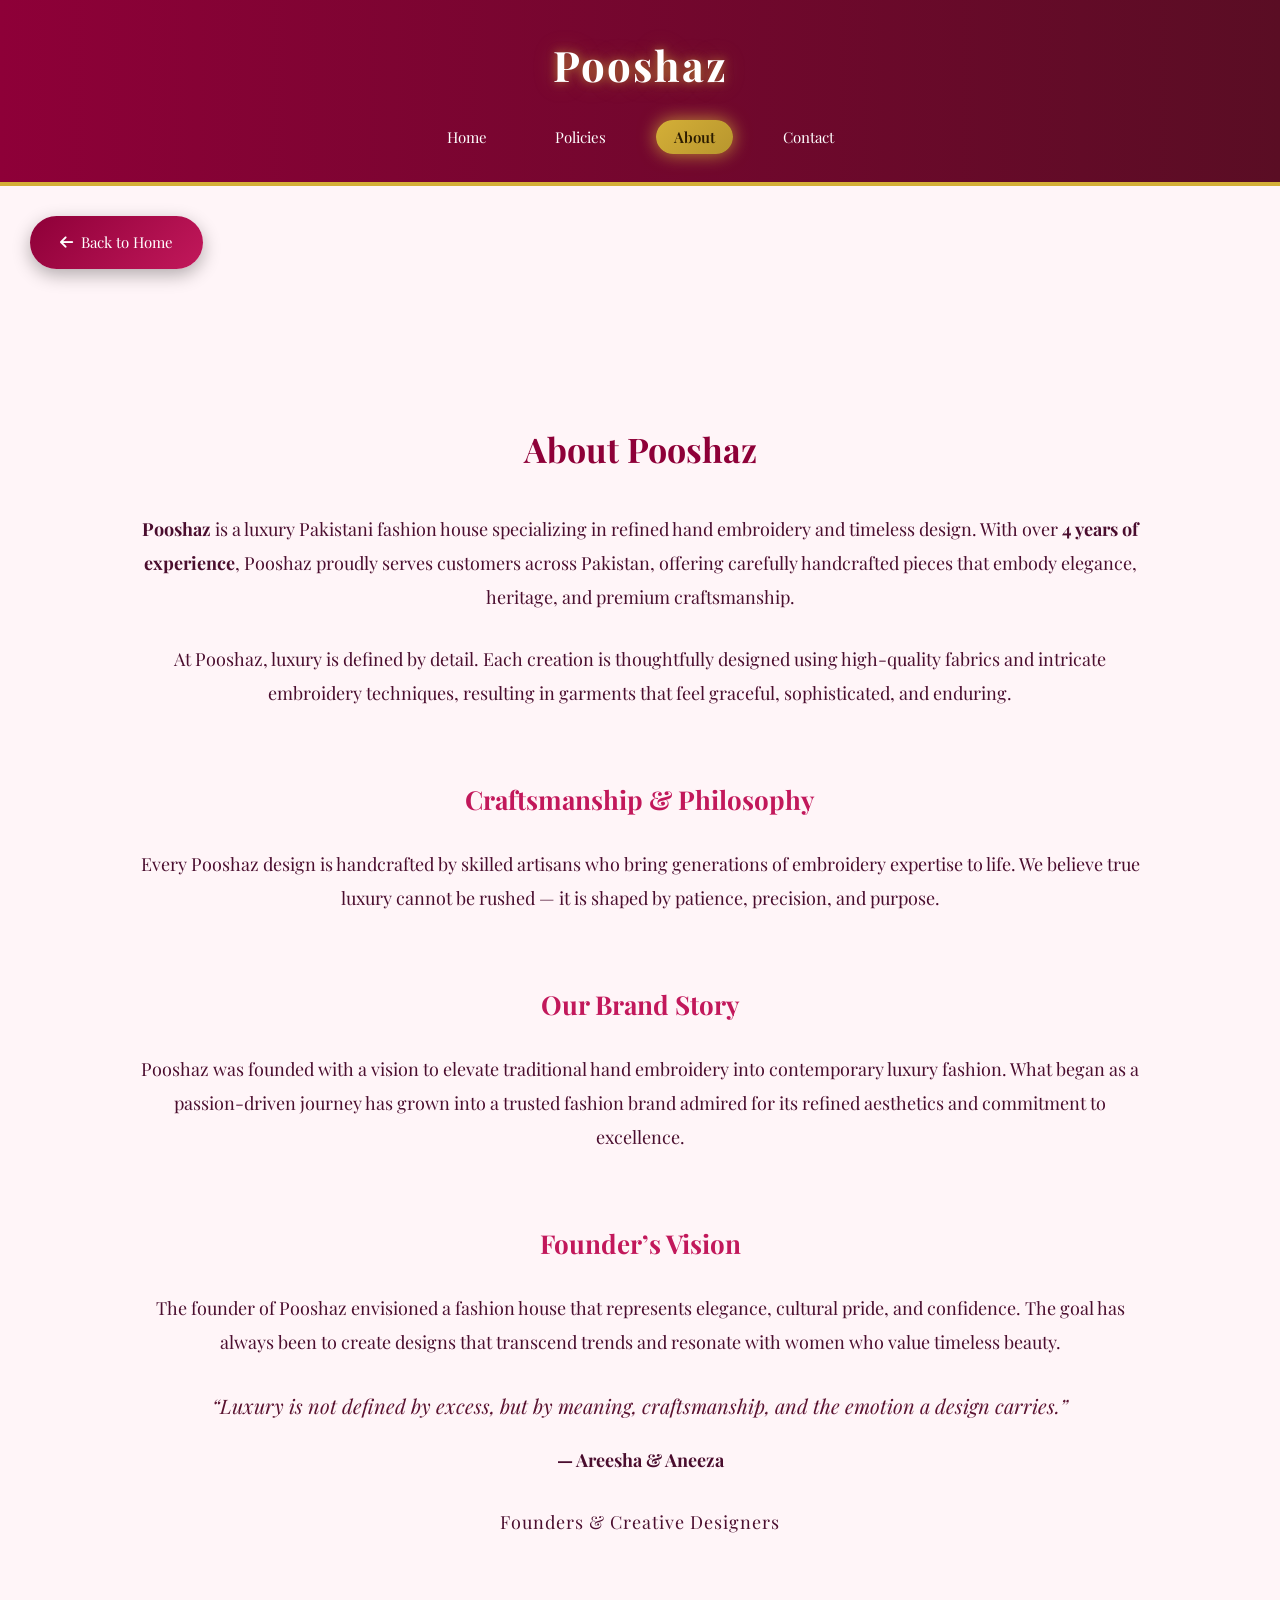
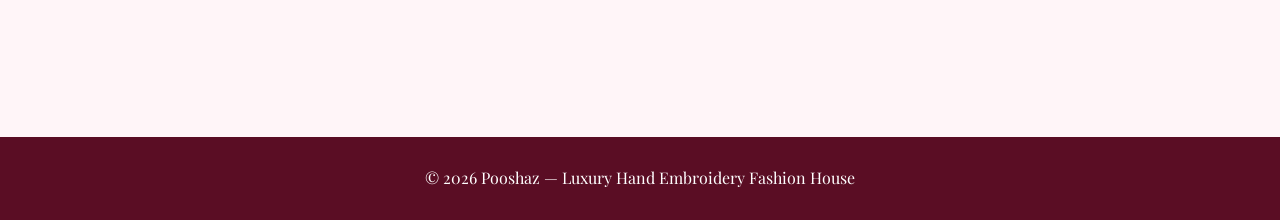
<file: about.html>
<!DOCTYPE html>
<html lang="en">
<head>
<link rel="stylesheet" href="assets/css/style.css">
<meta charset="UTF-8">
<meta name="viewport" content="width=device-width, initial-scale=1.0">

<title>About Pooshaz | Luxury Hand Embroidery Fashion House Pakistan</title>

<!-- 🔍 SEO META -->
<meta name="description" content="Learn about Pooshaz – a luxury Pakistani fashion house specializing in handcrafted embroidery with 4+ years of experience. Timeless elegance and premium craftsmanship.">
<meta name="keywords" content="Pooshaz, About Pooshaz, Luxury Pakistani Fashion Brand, Hand Embroidery Pakistan, Designer Dresses, Bridal Wear, Premium Clothing">
<meta name="author" content="Pooshaz Fashion House">
<meta name="robots" content="index, follow">

<!-- 🌐 Open Graph -->
<meta property="og:title" content="About Pooshaz | Luxury Hand Embroidery Fashion House">
<meta property="og:description" content="Pooshaz is a luxury Pakistani fashion house known for handcrafted embroidery and timeless design.">
<meta property="og:type" content="website">
<meta property="og:image" content="logo.png">
<meta property="og:url" content="https://yourwebsite.com/about">

<!-- 🐦 Twitter -->
<meta name="twitter:card" content="summary_large_image">
<meta name="twitter:title" content="About Pooshaz | Luxury Fashion House">
<meta name="twitter:description" content="Discover the story behind Pooshaz – elegance, craftsmanship, and heritage.">

<!-- 📊 STRUCTURED DATA -->
<script type="application/ld+json">
{
  "@context": "https://schema.org",
  "@type": "Organization",
  "name": "Pooshaz",
  "description": "Luxury Pakistani fashion house specializing in handcrafted embroidery.",
  "founders": [
    {
      "@type": "Person",
      "name": "Areesha"
    },
    {
      "@type": "Person",
      "name": "Aneeza"
    }
  ],
  "foundingLocation": {
    "@type": "Place",
    "address": {
      "@type": "PostalAddress",
      "addressCountry": "Pakistan"
    }
  }
}
</script>

<link href="https://fonts.googleapis.com/css2?family=Playfair+Display:wght@500;600;700&display=swap" rel="stylesheet">
<link rel="stylesheet" href="https://cdnjs.cloudflare.com/ajax/libs/font-awesome/6.5.1/css/all.min.css"/>

<style>
:root{
  --deep:#8e0038;
  --gold:#d4af37;
  --dark:#5a0d24;
  --bg:#fff5f8;
}
.founder-names {
  font-weight: bold;
  font-size: 21px;
}
.founder-role {
  font-size: 15px;
  letter-spacing: 1px;
  color: #555;
}
body{
  margin:0;
  font-family:'Playfair Display', serif;
  background:var(--bg);
  color:#3b0a1f;
  line-height:1.9;
}

/* HEADER */
header{
  background:linear-gradient(90deg,var(--deep),var(--dark));
  padding:26px 30px 30px;
  text-align:center;
  border-bottom:4px solid var(--gold);
}
header h1{
  margin:0;
  font-size:42px;
  letter-spacing:2px;
  color:#fff;
  text-shadow:
    0 0 10px rgba(212,175,55,.6),
    0 0 22px rgba(212,175,55,.4);
}

/* NAV */
nav{margin-top:16px}
nav a{
  color:#fff;
  text-decoration:none;
  margin:0 14px;
  padding:7px 18px;
  border-radius:22px;
  font-size:15px;
  transition:.35s;
}
nav a:hover,
nav a.active{
  background:linear-gradient(135deg,var(--gold),#b8962e);
  color:#2b1b00;
  box-shadow:0 0 18px rgba(212,175,55,.8);
  font-weight:600;
}

/* BACK BUTTON */
.back-btn{
  display:inline-flex;
  align-items:center;
  gap:8px;
  margin:30px;
  padding:12px 30px;
  background:linear-gradient(135deg,var(--deep),#c2185b);
  color:#fff;
  text-decoration:none;
  border-radius:40px;
  font-size:15px;
  box-shadow:0 6px 18px rgba(0,0,0,.3);
  transition:.35s;
}
.back-btn:hover{
  background:linear-gradient(135deg,var(--gold),#b8962e);
  color:#2b1b00;
  transform:translateY(-4px) scale(1.05);
  box-shadow:0 0 26px rgba(212,175,55,.8);
}

/* SECTION */
.section{
  padding:90px 40px;
  max-width:1100px;
  margin:auto;
  text-align:center;
}
.section h2{
  font-size:34px;
  margin-bottom:30px;
  color:var(--deep);
}
.section h3{
  font-size:26px;
  margin-top:65px;
  margin-bottom:22px;
  color:#c2185b;
}
.section p{
  font-size:18px;
  margin-bottom:28px;
  color:#4a0d2e;
}

/* QUOTE */
.quote{
  font-style:italic;
  font-size:20px;
  color:#5a1230;
  margin-top:26px;
}

/* FOOTER */
footer{
  background:var(--dark);
  color:#fff;
  text-align:center;
  padding:26px;
  margin-top:80px;
}
</style>
</head>

<body>

<header>
  <h1>Pooshaz</h1>
  <nav>
    <a href="index.html">Home</a>
    <a href="terms.html">Policies</a>
    <a href="about.html" class="active">About</a>
    <a href="contact.html">Contact</a>
  </nav>
</header>

<a href="index.html" class="back-btn">
  <i class="fas fa-arrow-left"></i> Back to Home
</a>

<section class="section">

<h2>About Pooshaz</h2>

<p>
<strong>Pooshaz</strong> is a luxury Pakistani fashion house specializing in refined hand embroidery and timeless design.
With over <strong>4 years of experience</strong>, Pooshaz proudly serves customers across Pakistan, offering carefully handcrafted pieces that embody elegance, heritage, and premium craftsmanship.
</p>

<p>
At Pooshaz, luxury is defined by detail. Each creation is thoughtfully designed using high-quality fabrics and intricate embroidery techniques, resulting in garments that feel graceful, sophisticated, and enduring.
</p>

<h3>Craftsmanship & Philosophy</h3>

<p>
Every Pooshaz design is handcrafted by skilled artisans who bring generations of embroidery expertise to life.
We believe true luxury cannot be rushed — it is shaped by patience, precision, and purpose.
</p>

<h3>Our Brand Story</h3>

<p>
Pooshaz was founded with a vision to elevate traditional hand embroidery into contemporary luxury fashion.
What began as a passion-driven journey has grown into a trusted fashion brand admired for its refined aesthetics and commitment to excellence.
</p>

<h3>Founder’s Vision</h3>

<p>
The founder of Pooshaz envisioned a fashion house that represents elegance, cultural pride, and confidence.
The goal has always been to create designs that transcend trends and resonate with women who value timeless beauty.
</p>

<div class="quote">
“Luxury is not defined by excess, but by meaning, craftsmanship, and the emotion a design carries.”
</div>

<p class="founder-names">— Areesha & Aneeza</p>
<p class="founder-role">Founders & Creative Designers</p>

</section>

<footer>
© 2026 Pooshaz — Luxury Hand Embroidery Fashion House
</footer>

</body>
</html>
</file>
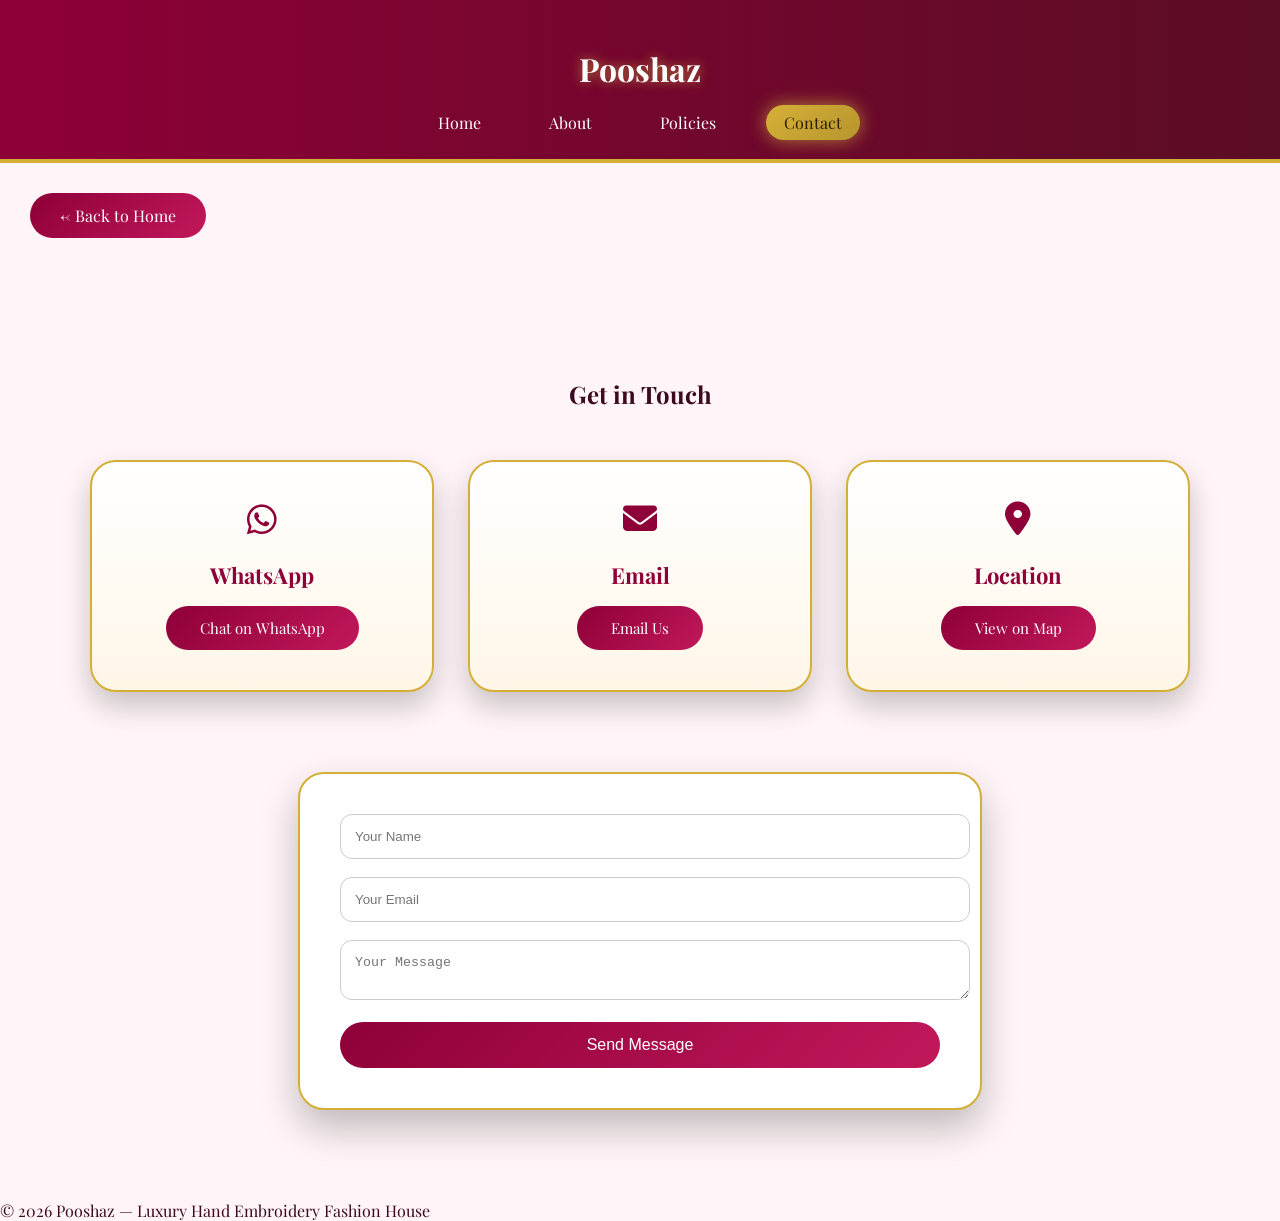
<file: contact.html>
<!DOCTYPE html>
<html lang="en">
<head>

<meta charset="UTF-8">
<meta name="viewport" content="width=device-width, initial-scale=1.0">
<title>Contact Pooshaz | Luxury Hand Embroidery Fashion House Pakistan</title>

<meta name="description" content="Contact Pooshaz — a luxury Pakistani fashion house specializing in handcrafted embroidery.">
<meta name="keywords" content="Contact Pooshaz, Pooshaz WhatsApp, luxury fashion Pakistan contact">
<meta name="author" content="Pooshaz">

<link rel="canonical" href="https://www.pooshaz.com/contact.html">

<link href="https://fonts.googleapis.com/css2?family=Playfair+Display:wght@500;600;700&display=swap" rel="stylesheet">
<link rel="stylesheet" href="https://cdnjs.cloudflare.com/ajax/libs/font-awesome/6.5.1/css/all.min.css"/>

<style>
:root{
  --deep:#8e0038;
  --dark:#5a0d24;
  --gold:#d4af37;
  --bg:#fff5f8;
}

body{
  margin:0;
  font-family:'Playfair Display', serif;
  background:var(--bg);
  color:#3b0a1f;
}

/* HEADER */
header{
  background:linear-gradient(90deg,var(--deep),var(--dark));
  padding:26px;
  text-align:center;
  border-bottom:4px solid var(--gold);
}
header h1{
  color:#fff;
  text-shadow:0 0 12px rgba(212,175,55,.7);
}

/* NAV */
nav a{
  color:#fff;
  margin:0 14px;
  text-decoration:none;
  padding:7px 18px;
  border-radius:22px;
  transition:.35s;
}
nav a.active,
nav a:hover{
  background:linear-gradient(135deg,var(--gold),#b8962e);
  color:#2b1b00;
  box-shadow:0 0 18px rgba(212,175,55,.7);
}

/* BACK */
.back-btn{
  display:inline-flex;
  margin:30px;
  padding:12px 30px;
  background:linear-gradient(135deg,var(--deep),#c2185b);
  color:#fff;
  border-radius:40px;
  text-decoration:none;
  transition:.35s;
}
.back-btn:hover{
  background:linear-gradient(135deg,var(--gold),#b8962e);
  color:#2b1b00;
  transform:translateY(-3px);
}

/* SECTION */
.section{
  padding:90px 40px;
  max-width:1100px;
  margin:auto;
  text-align:center;
}

/* CONTACT GRID */
.contact-grid{
  display:grid;
  grid-template-columns:repeat(auto-fit,minmax(260px,1fr));
  gap:34px;
  margin-top:50px;
}

/* ✨ STYLISH CARD */
.contact-box{
  background:linear-gradient(180deg,#fff,#fff6e8);
  padding:40px 30px;
  border-radius:26px;
  border:2px solid var(--gold);
  box-shadow:0 14px 30px rgba(0,0,0,.22);
  position:relative;
  overflow:hidden;
  transition:.4s ease;
}
.contact-box::before{
  content:"";
  position:absolute;
  inset:0;
  background:linear-gradient(120deg,transparent,rgba(212,175,55,.25),transparent);
  opacity:0;
  transition:.4s;
}
.contact-box:hover::before{
  opacity:1;
}
.contact-box:hover{
  transform:translateY(-10px) scale(1.03);
  box-shadow:
    0 0 25px rgba(212,175,55,.6),
    0 26px 45px rgba(0,0,0,.35);
}

/* ICON */
.contact-box i{
  font-size:34px;
  color:var(--deep);
  margin-bottom:14px;
}

/* TITLE */
.contact-box h3{
  font-size:22px;
  margin:10px 0 16px;
  color:var(--deep);
}

/* BUTTON */
.contact-box a{
  display:inline-block;
  padding:12px 34px;
  background:linear-gradient(135deg,var(--deep),#c2185b);
  color:#fff;
  border-radius:35px;
  text-decoration:none;
  font-size:15px;
  transition:.35s;
}
.contact-box a:hover{
  background:linear-gradient(135deg,var(--gold),#b8962e);
  color:#2b1b00;
  box-shadow:0 0 20px rgba(212,175,55,.8);
}

/* FORM */
form{
  max-width:600px;
  margin:80px auto 0;
  background:#fff;
  padding:40px;
  border-radius:26px;
  border:2px solid var(--gold);
  box-shadow:0 18px 38px rgba(0,0,0,.25);
}
form input, form textarea{
  width:100%;
  padding:14px;
  margin-bottom:18px;
  border-radius:12px;
  border:1px solid #ccc;
}

/* SEND BUTTON */
form button{
  width:100%;
  padding:14px;
  background:linear-gradient(135deg,var(--deep),#c2185b);
  color:#fff;
  border:none;
  border-radius:30px;
  font-size:16px;
  cursor:pointer;
  transition:.35s;
}
form button:hover{
  background:linear-gradient(135deg,var(--gold),#b8962e);
  color:#2b1b00;
  transform:translateY(-3px) scale(1.04);
  box-shadow:0 0 22px rgba(212,175,55,.8);
}
</style>
</head>

<body>

<header>
  <h1>Pooshaz</h1>
  <nav>
    <a href="index.html">Home</a>
    <a href="about.html">About</a>
    <a href="terms.html">Policies</a>
    <a href="contact.html" class="active">Contact</a>
  </nav>
</header>

<a href="index.html" class="back-btn">← Back to Home</a>

<section class="section">

<h2>Get in Touch</h2>

<div class="contact-grid">

  <div class="contact-box">
    <i class="fab fa-whatsapp"></i>
    <h3>WhatsApp</h3>
    <a href="https://wa.me/923065354885">Chat on WhatsApp</a>
  </div>

  <div class="contact-box">
    <i class="fas fa-envelope"></i>
    <h3>Email</h3>
    <a href="mailto:areeshamalik825@gmail.com">Email Us</a>
  </div>

  <div class="contact-box">
    <i class="fas fa-map-marker-alt"></i>
    <h3>Location</h3>
    <a href="https://www.google.com/maps/place/W9F6%2B735,+Shahpur+Ubbha,+Pakistan">View on Map</a>
  </div>

</div>

<form action="mailto:areeshamalik825@gmail.com" method="post" enctype="text/plain">
  <input type="text" name="Name" placeholder="Your Name" required>
  <input type="email" name="Email" placeholder="Your Email" required>
  <textarea name="Message" placeholder="Your Message" required></textarea>
  <button type="submit">Send Message</button>
</form>

</section>

<footer>
© 2026 Pooshaz — Luxury Hand Embroidery Fashion House
</footer>

</body>
</html>
</file>
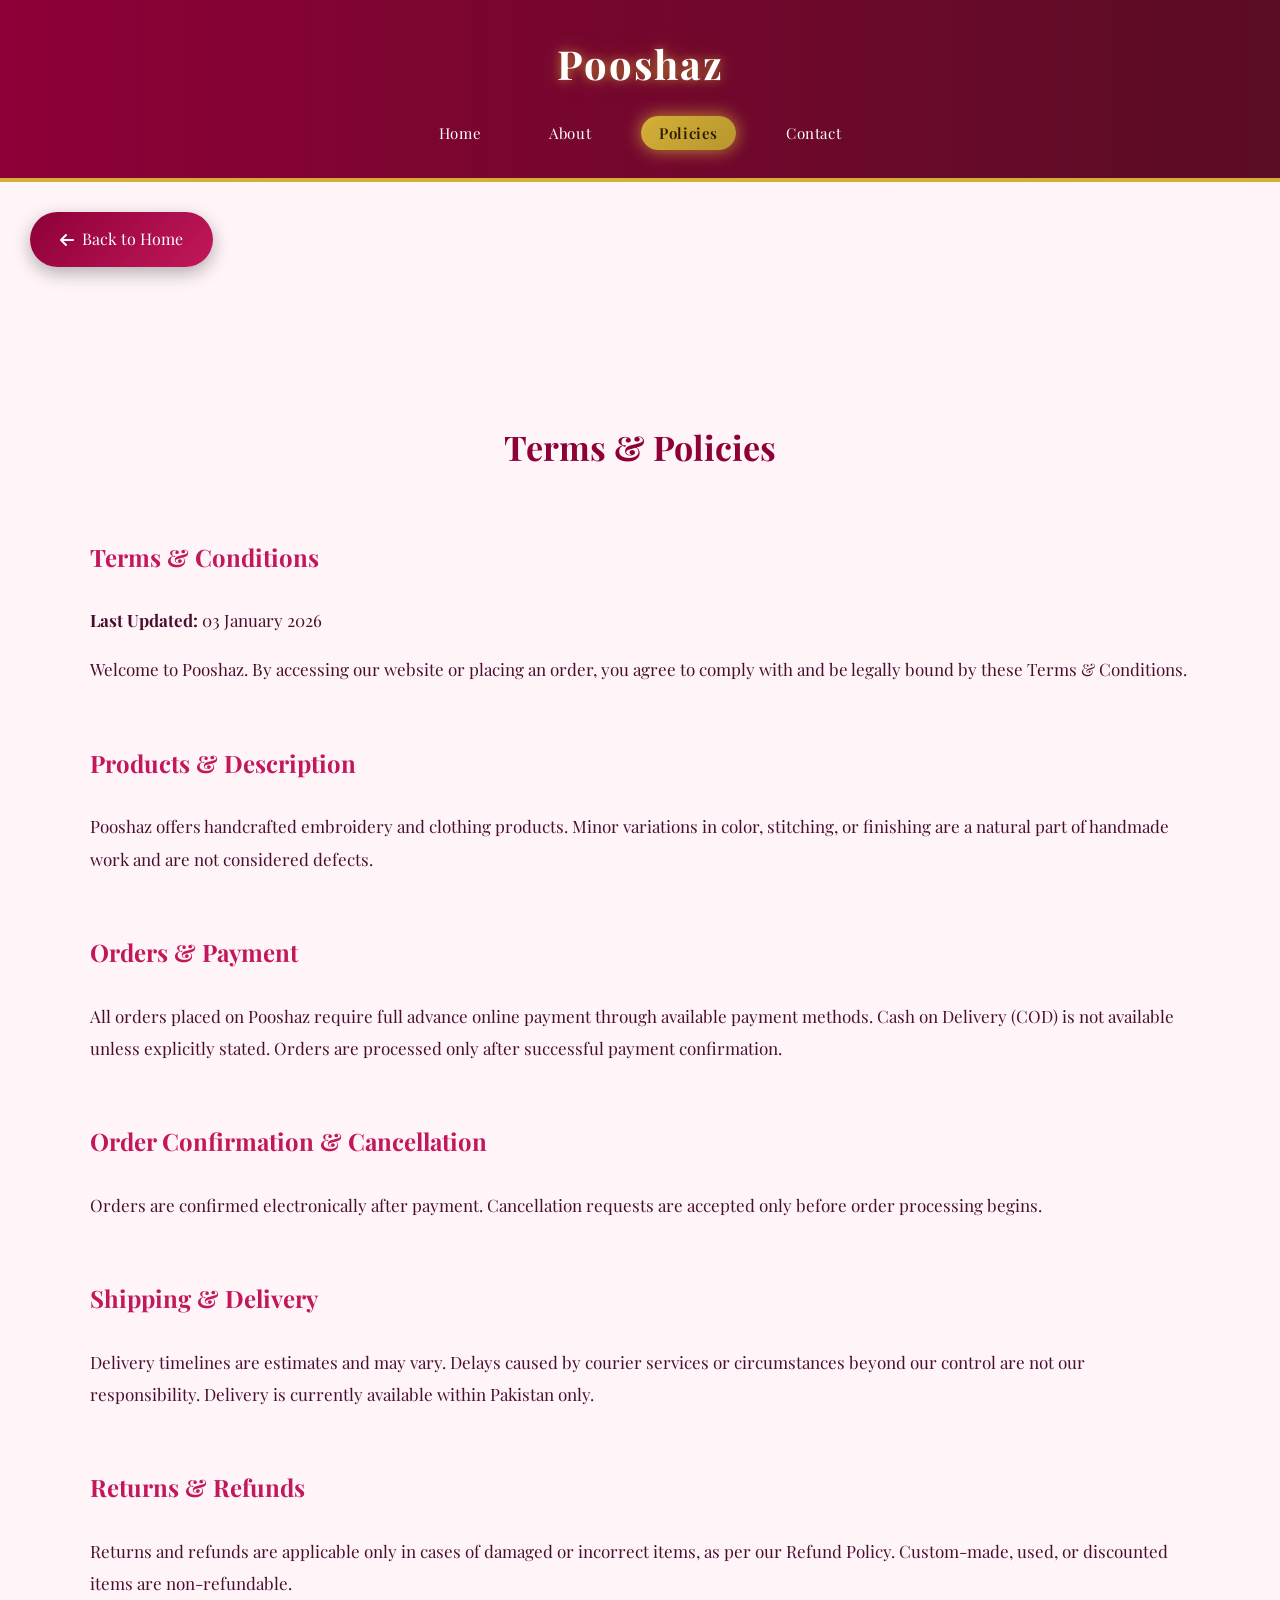
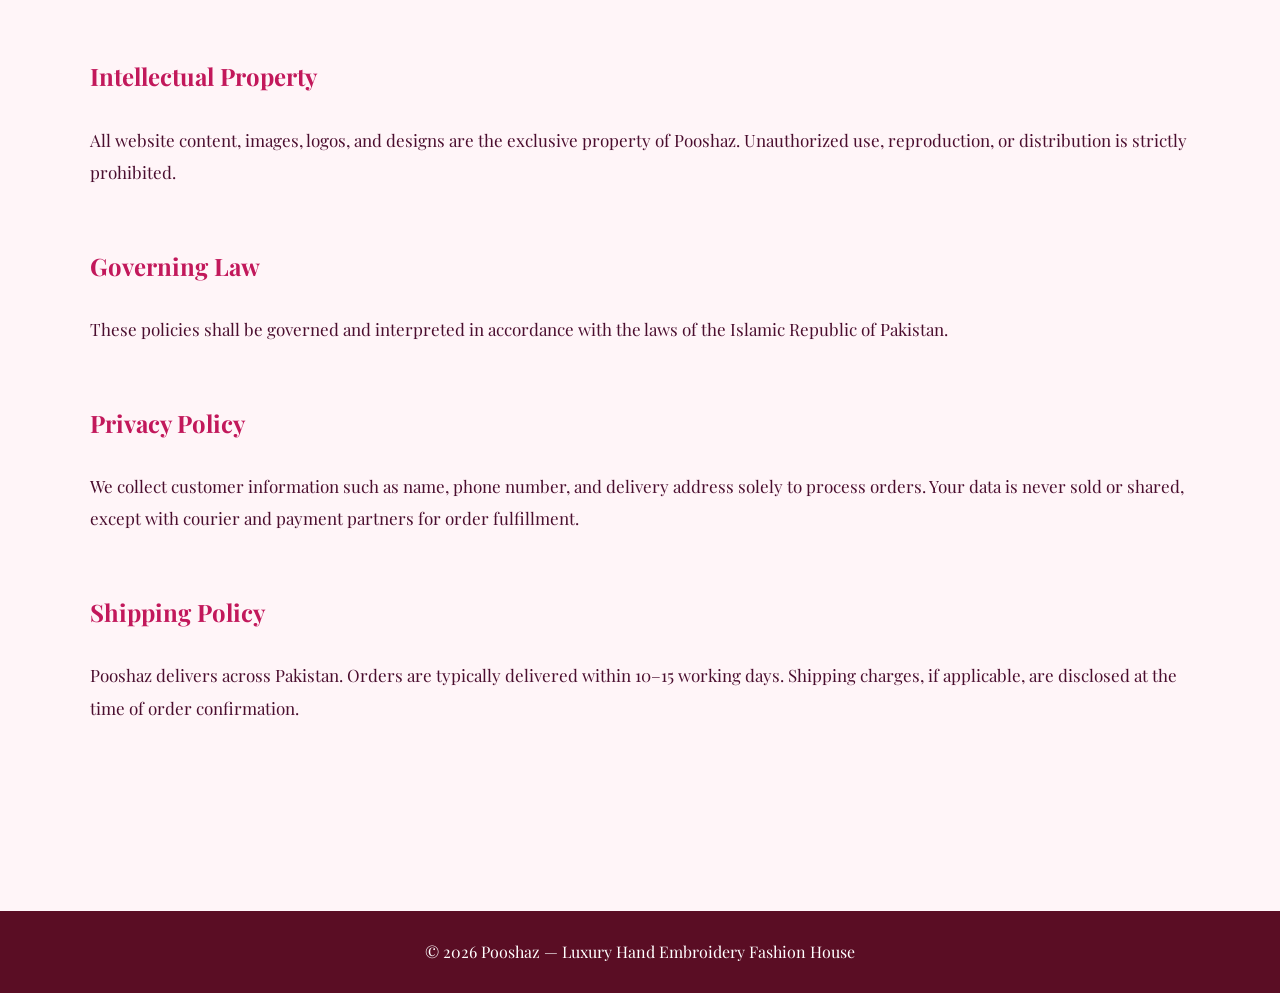
<file: terms.html>
<!DOCTYPE html>
<html lang="en">
<head>

<!-- ===== BASIC ===== -->
<meta charset="UTF-8">
<meta name="viewport" content="width=device-width, initial-scale=1.0">
<title>Terms & Policies | Pooshaz Luxury Fashion House</title>

<!-- ===== SEO META ===== -->
<meta name="description" content="Read Pooshaz Terms & Policies including order, payment, shipping, refund, and privacy policy. Pooshaz is a luxury Pakistani fashion house specializing in handcrafted embroidery.">
<meta name="keywords" content="Pooshaz terms and conditions, Pooshaz policies, luxury fashion Pakistan policy, Pooshaz refund policy, Pooshaz shipping policy">
<meta name="author" content="Pooshaz">

<!-- ===== CANONICAL ===== -->
<link rel="canonical" href="https://www.pooshaz.com/terms.html">

<!-- ===== OPEN GRAPH ===== -->
<meta property="og:title" content="Terms & Policies | Pooshaz Luxury Fashion House">
<meta property="og:description" content="Official terms, conditions, and policies of Pooshaz luxury hand embroidery fashion brand in Pakistan.">
<meta property="og:type" content="website">
<meta property="og:url" content="https://www.pooshaz.com/terms.html">
<meta property="og:image" content="https://www.pooshaz.com/Pooshaz/logo.png">

<!-- ===== TWITTER CARD ===== -->
<meta name="twitter:card" content="summary_large_image">
<meta name="twitter:title" content="Pooshaz Terms & Policies">
<meta name="twitter:description" content="View Pooshaz official terms, refund, shipping, and privacy policies.">
<meta name="twitter:image" content="https://www.pooshaz.com/Pooshaz/logo.png">

<!-- ===== SCHEMA ===== -->
<script type="application/ld+json">
{
  "@context": "https://schema.org",
  "@type": "WebSite",
  "name": "Pooshaz",
  "url": "https://www.pooshaz.com",
  "publisher": {
    "@type": "Organization",
    "name": "Pooshaz"
  }
}
</script>

<!-- ===== FONTS & ICONS ===== -->
<link href="https://fonts.googleapis.com/css2?family=Playfair+Display:wght@500;600;700&display=swap" rel="stylesheet">
<link rel="stylesheet" href="https://cdnjs.cloudflare.com/ajax/libs/font-awesome/6.5.1/css/all.min.css"/>

<style>
:root{
  --deep:#8e0038;
  --dark:#5a0d24;
  --gold:#d4af37;
  --bg:#fff5f8;
}

body{
  margin:0;
  font-family:'Playfair Display', serif;
  background:var(--bg);
  color:#3b0a1f;
  line-height:1.9;
}

/* ===== HEADER ===== */
header{
  background:linear-gradient(90deg,var(--deep),var(--dark));
  padding:26px 30px 30px;
  text-align:center;
  border-bottom:4px solid var(--gold);
}
header h1{
  margin:0;
  font-size:40px;
  letter-spacing:2px;
  color:#fff;
  text-shadow:0 0 10px rgba(212,175,55,.6),0 0 22px rgba(212,175,55,.4);
}

/* ===== NAVBAR ===== */
nav{margin-top:16px}
nav a{
  color:#fff;
  text-decoration:none;
  margin:0 14px;
  padding:7px 18px;
  border-radius:22px;
  font-size:15px;
  letter-spacing:.6px;
  transition:.35s;
}
nav a:hover,
nav a.active{
  background:linear-gradient(135deg,var(--gold),#b8962e);
  color:#2b1b00;
  box-shadow:0 0 18px rgba(212,175,55,.8);
  font-weight:600;
}

/* ===== BACK BUTTON ===== */
.back-btn{
  display:inline-flex;
  align-items:center;
  gap:8px;
  margin:30px;
  padding:12px 30px;
  background:linear-gradient(135deg,var(--deep),#c2185b);
  color:#fff;
  text-decoration:none;
  border-radius:40px;
  box-shadow:0 6px 18px rgba(0,0,0,.3);
  transition:.35s;
}
.back-btn:hover{
  background:linear-gradient(135deg,var(--gold),#b8962e);
  color:#2b1b00;
  transform:translateY(-4px) scale(1.05);
  box-shadow:0 0 26px rgba(212,175,55,.8);
}

/* ===== CONTENT ===== */
.section{
  padding:90px 40px;
  max-width:1100px;
  margin:auto;
}
.section h2{
  text-align:center;
  font-size:34px;
  color:var(--deep);
  margin-bottom:40px;
}
.section h3{
  font-size:24px;
  margin-top:55px;
  color:#c2185b;
}
.section p{
  font-size:17px;
  margin-top:14px;
  color:#4a0d2e;
}

/* ===== FOOTER ===== */
footer{
  background:var(--dark);
  color:#fff;
  text-align:center;
  padding:26px;
  margin-top:80px;
}
</style>
</head>

<body>

<header>
  <h1>Pooshaz</h1>
  <nav>
    <a href="index.html">Home</a>
    <a href="about.html">About</a>
    <a href="terms.html" class="active">Policies</a>
    <a href="contact.html">Contact</a>
  </nav>
</header>

<a href="index.html" class="back-btn">
  <i class="fas fa-arrow-left"></i> Back to Home
</a>

<section class="section">

<h2>Terms & Policies</h2>

<h3>Terms & Conditions</h3>
<p><strong>Last Updated:</strong> 03 January 2026</p>

<p>
Welcome to Pooshaz. By accessing our website or placing an order, you agree to comply with and be legally bound by these Terms & Conditions.
</p>

<h3>Products & Description</h3>
<p>
Pooshaz offers handcrafted embroidery and clothing products. Minor variations in color, stitching, or finishing are a natural part of handmade work and are not considered defects.
</p>

<h3>Orders & Payment</h3>
<p>
All orders placed on Pooshaz require full advance online payment through available payment methods. Cash on Delivery (COD) is not available unless explicitly stated.
Orders are processed only after successful payment confirmation.
</p>

<h3>Order Confirmation & Cancellation</h3>
<p>
Orders are confirmed electronically after payment. Cancellation requests are accepted only before order processing begins.
</p>

<h3>Shipping & Delivery</h3>
<p>
Delivery timelines are estimates and may vary. Delays caused by courier services or circumstances beyond our control are not our responsibility.
Delivery is currently available within Pakistan only.
</p>
</p>

<h3>Returns & Refunds</h3>
<p>
Returns and refunds are applicable only in cases of damaged or incorrect items, as per our Refund Policy.
Custom-made, used, or discounted items are non-refundable.
</p>

<h3>Intellectual Property</h3>
<p>
All website content, images, logos, and designs are the exclusive property of Pooshaz.
Unauthorized use, reproduction, or distribution is strictly prohibited.</p>

<h3>Governing Law</h3>
<p>
These policies shall be governed and interpreted in accordance with the laws of the Islamic Republic of Pakistan.
</p>

<h3>Privacy Policy</h3>
<p>
We collect customer information such as name, phone number, and delivery address solely to process orders.
Your data is never sold or shared, except with courier and payment partners for order fulfillment.
</p>

<h3>Shipping Policy</h3>
<p>
Pooshaz delivers across Pakistan. Orders are typically delivered within 10–15 working days.
Shipping charges, if applicable, are disclosed at the time of order confirmation.
</p>

</section>

<footer>
© 2026 Pooshaz — Luxury Hand Embroidery Fashion House
</footer>

</body>
</html>
</file>
<file: assets/css/style.css>
:root{
  --deep:#8e0038;
  --gold:#d4af37;
  --dark:#5a0d24;
  --bg:#fff5f8;
}

*{
  box-sizing:border-box;
}

body{
  margin:0;
  font-family:'Playfair Display', serif;
  background:var(--bg);
  color:#3b0a1f;
  line-height:1.9;
}

/* ===== HEADER ===== */
header{
  background:linear-gradient(90deg,var(--deep),var(--dark));
  padding:26px 30px 30px;
  text-align:center;
  border-bottom:4px solid var(--gold);
}

header h1{
  margin:0;
  font-size:42px;
  letter-spacing:2px;
  color:#fff;
  text-shadow:
    0 0 10px rgba(212,175,55,.6),
    0 0 22px rgba(212,175,55,.4);
}

/* ===== NAV ===== */
nav{
  margin-top:16px;
}

nav a{
  color:#fff;
  text-decoration:none;
  margin:0 14px;
  padding:7px 18px;
  border-radius:22px;
  font-size:15px;
  transition:.35s;
}

nav a:hover,
nav a.active{
  background:linear-gradient(135deg,var(--gold),#b8962e);
  color:#2b1b00;
  box-shadow:0 0 18px rgba(212,175,55,.8);
  font-weight:600;
}

/* ===== BACK BUTTON ===== */
.back-btn{
  display:inline-flex;
  align-items:center;
  gap:8px;
  margin:30px;
  padding:12px 30px;
  background:linear-gradient(135deg,var(--deep),#c2185b);
  color:#fff;
  text-decoration:none;
  border-radius:40px;
  font-size:15px;
  box-shadow:0 6px 18px rgba(0,0,0,.3);
  transition:.35s;
}

.back-btn:hover{
  background:linear-gradient(135deg,var(--gold),#b8962e);
  color:#2b1b00;
  transform:translateY(-4px) scale(1.05);
  box-shadow:0 0 26px rgba(212,175,55,.8);
}

/* ===== SECTION ===== */
.section{
  padding:90px 40px;
  max-width:1100px;
  margin:auto;
  text-align:center;
}

.section h2{
  font-size:34px;
  margin-bottom:30px;
  color:var(--deep);
}

.section h3{
  font-size:26px;
  margin-top:65px;
  margin-bottom:22px;
  color:#c2185b;
}

.section p{
  font-size:18px;
  margin-bottom:28px;
  color:#4a0d2e;
}

/* ===== QUOTE ===== */
.quote{
  font-style:italic;
  font-size:20px;
  color:#5a1230;
  margin-top:26px;
}

/* ===== FOUNDERS ===== */
.founder-names{
  font-weight:bold;
  font-size:21px;
}

.founder-role{
  font-size:15px;
  letter-spacing:1px;
  color:#555;
}

/* ===== FOOTER ===== */
footer{
  background:var(--dark);
  color:#fff;
  text-align:center;
  padding:26px;
  margin-top:80px;
}
</file>
